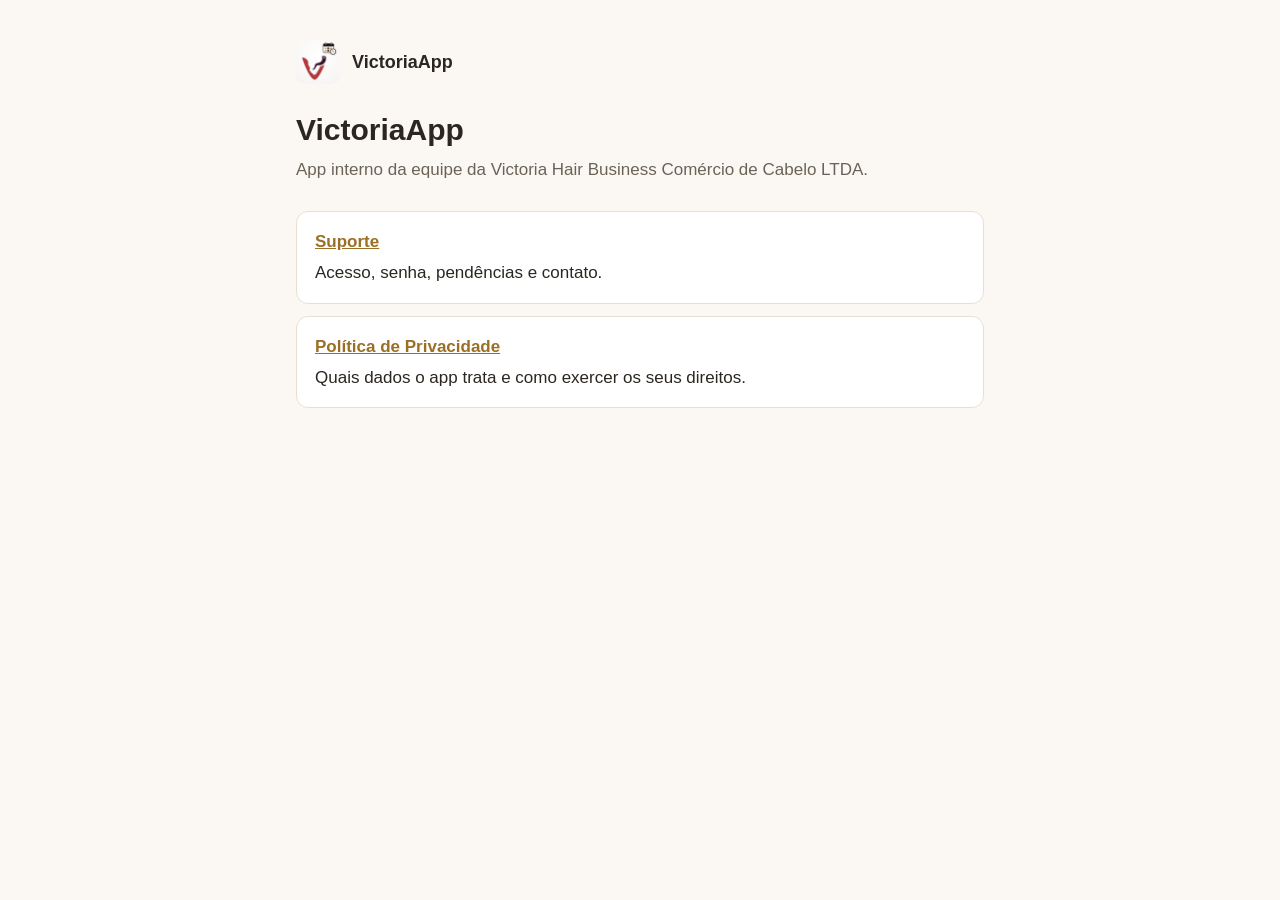
<file: index.html>
<!doctype html>
<html lang="pt-BR">
<head>
  <meta charset="utf-8">
  <meta name="viewport" content="width=device-width, initial-scale=1">
  <title>VictoriaApp</title>
  <link rel="icon" href="icon.png">
  <link rel="stylesheet" href="style.css">
</head>
<body>
<main>
  <header class="brand"><img src="icon.png" alt=""><span>VictoriaApp</span></header>
  <h1>VictoriaApp</h1>
  <p class="meta">App interno da equipe da Victoria Hair Business Comércio de Cabelo LTDA.</p>
  <div class="card"><h3><a href="suporte.html">Suporte</a></h3><p>Acesso, senha, pendências e contato.</p></div>
  <div class="card"><h3><a href="privacidade.html">Política de Privacidade</a></h3><p>Quais dados o app trata e como exercer os seus direitos.</p></div>
</main>
</body>
</html>
</file>
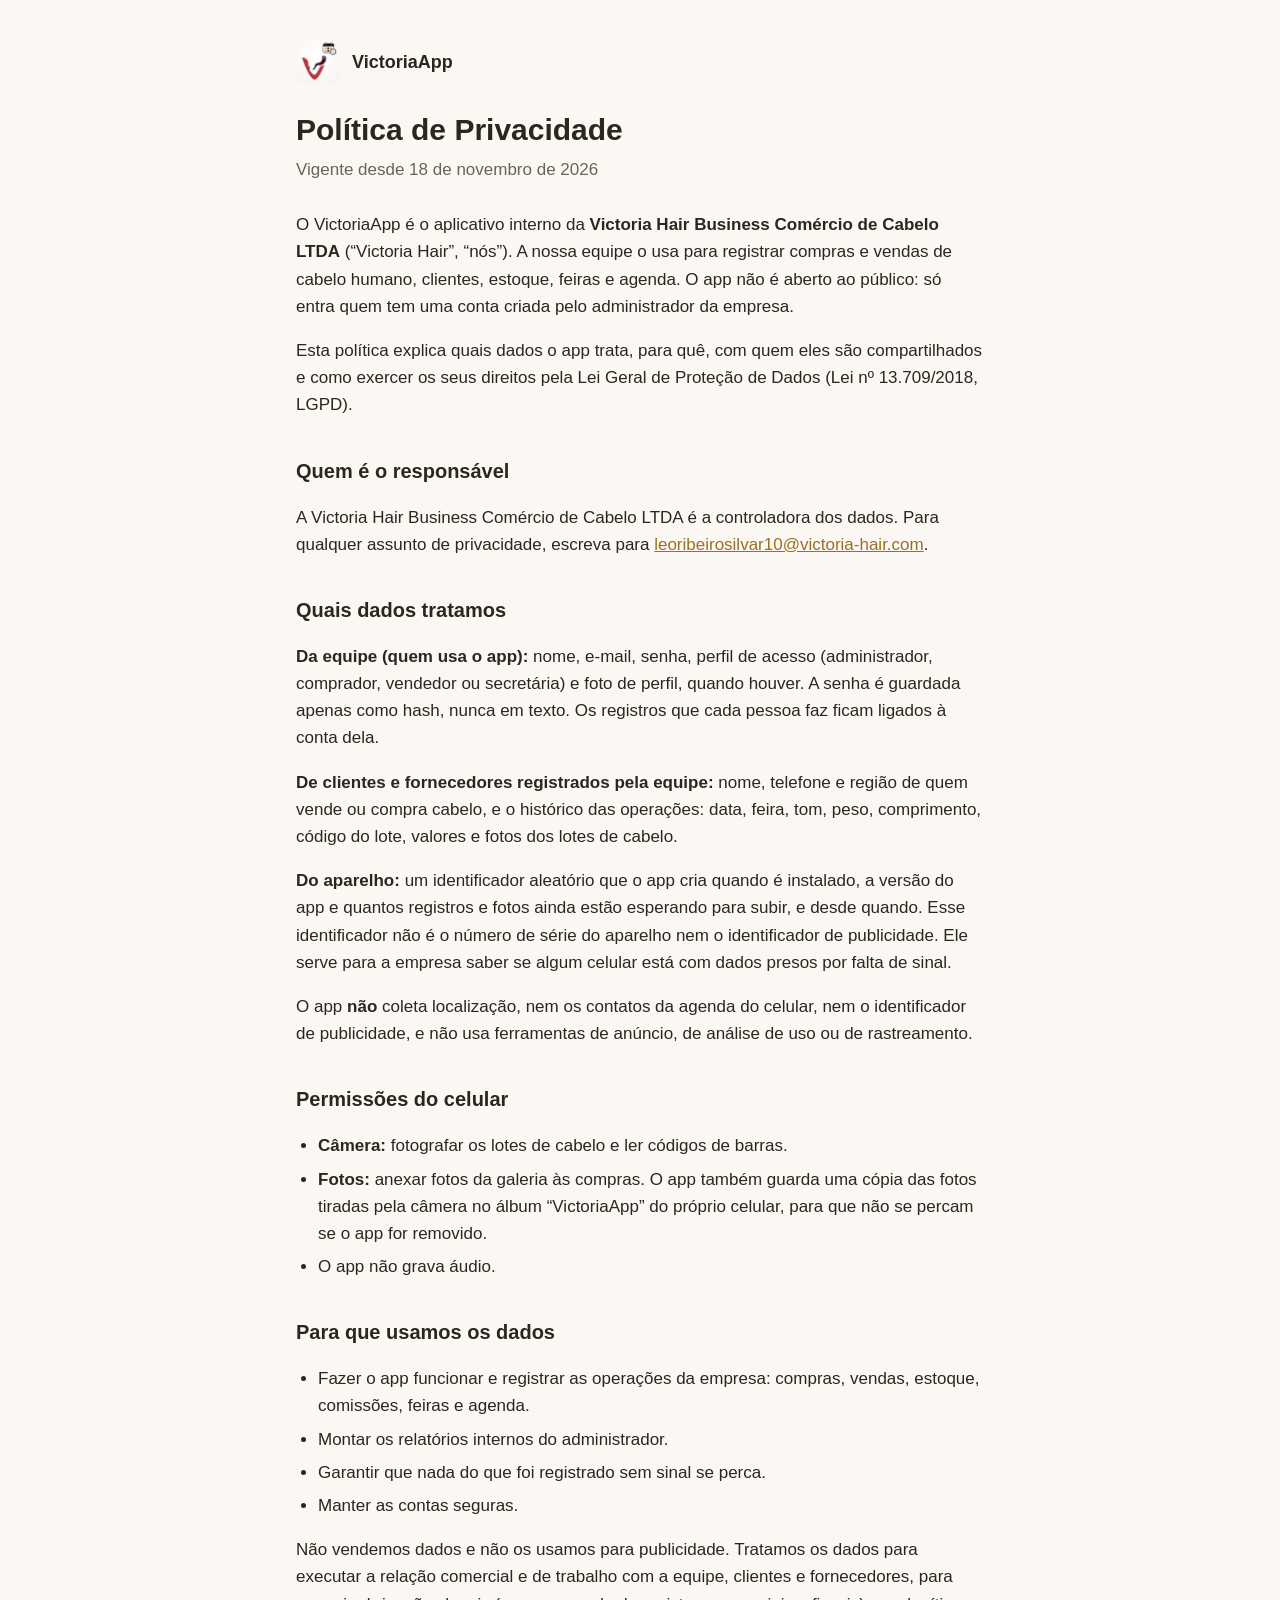
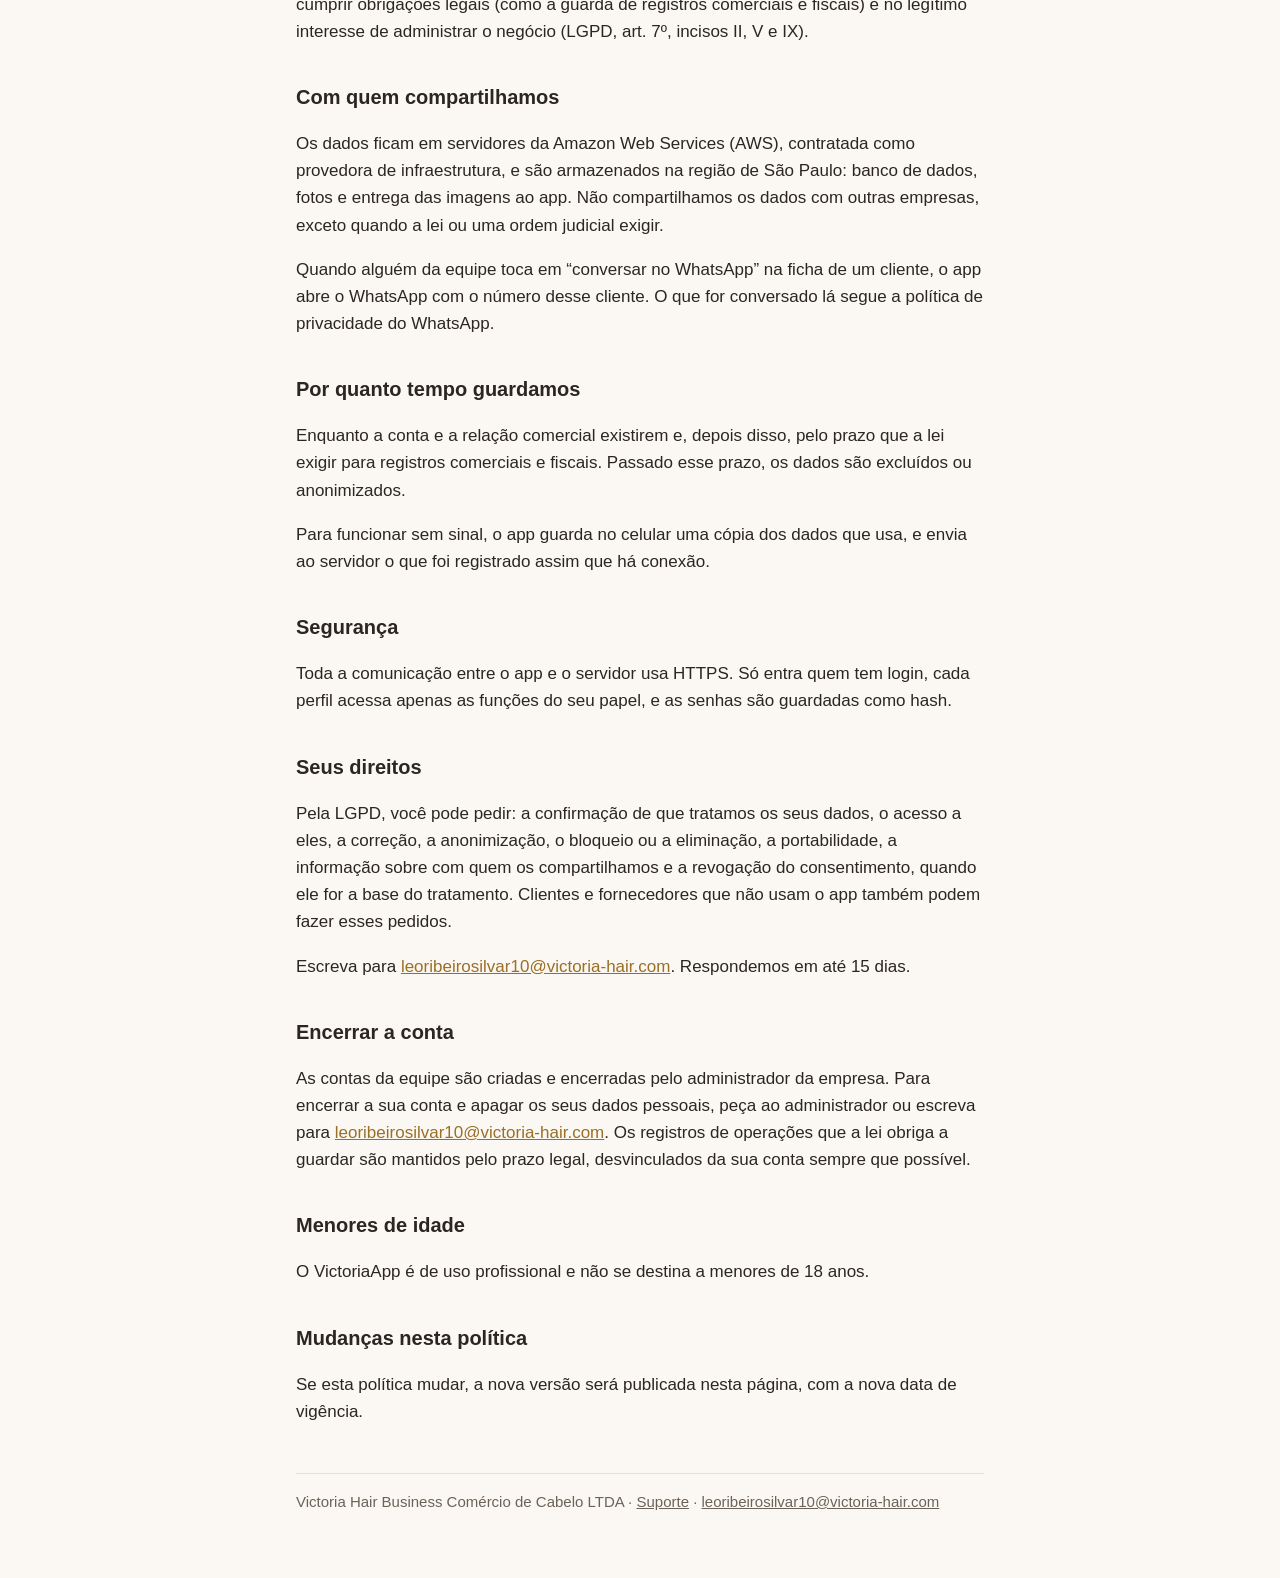
<file: privacidade.html>
<!doctype html>
<html lang="pt-BR">
<head>
  <meta charset="utf-8">
  <meta name="viewport" content="width=device-width, initial-scale=1">
  <title>Política de Privacidade — VictoriaApp</title>
  <link rel="icon" href="icon.png">
  <link rel="stylesheet" href="style.css">
</head>
<body>
<main>
  <header class="brand"><img src="icon.png" alt=""><span>VictoriaApp</span></header>

  <h1>Política de Privacidade</h1>
  <p class="meta">Vigente desde 18 de novembro de 2026</p>

  <p>O VictoriaApp é o aplicativo interno da <strong>Victoria Hair Business Comércio de Cabelo LTDA</strong> (“Victoria Hair”, “nós”). A nossa equipe o usa para registrar compras e vendas de cabelo humano, clientes, estoque, feiras e agenda. O app não é aberto ao público: só entra quem tem uma conta criada pelo administrador da empresa.</p>
  <p>Esta política explica quais dados o app trata, para quê, com quem eles são compartilhados e como exercer os seus direitos pela Lei Geral de Proteção de Dados (Lei nº 13.709/2018, LGPD).</p>

  <h2>Quem é o responsável</h2>
  <p>A Victoria Hair Business Comércio de Cabelo LTDA é a controladora dos dados. Para qualquer assunto de privacidade, escreva para <a href="mailto:leoribeirosilvar10@victoria-hair.com">leoribeirosilvar10@victoria-hair.com</a>.</p>

  <h2>Quais dados tratamos</h2>
  <p><strong>Da equipe (quem usa o app):</strong> nome, e-mail, senha, perfil de acesso (administrador, comprador, vendedor ou secretária) e foto de perfil, quando houver. A senha é guardada apenas como hash, nunca em texto. Os registros que cada pessoa faz ficam ligados à conta dela.</p>
  <p><strong>De clientes e fornecedores registrados pela equipe:</strong> nome, telefone e região de quem vende ou compra cabelo, e o histórico das operações: data, feira, tom, peso, comprimento, código do lote, valores e fotos dos lotes de cabelo.</p>
  <p><strong>Do aparelho:</strong> um identificador aleatório que o app cria quando é instalado, a versão do app e quantos registros e fotos ainda estão esperando para subir, e desde quando. Esse identificador não é o número de série do aparelho nem o identificador de publicidade. Ele serve para a empresa saber se algum celular está com dados presos por falta de sinal.</p>
  <p>O app <strong>não</strong> coleta localização, nem os contatos da agenda do celular, nem o identificador de publicidade, e não usa ferramentas de anúncio, de análise de uso ou de rastreamento.</p>

  <h2>Permissões do celular</h2>
  <ul>
    <li><strong>Câmera:</strong> fotografar os lotes de cabelo e ler códigos de barras.</li>
    <li><strong>Fotos:</strong> anexar fotos da galeria às compras. O app também guarda uma cópia das fotos tiradas pela câmera no álbum “VictoriaApp” do próprio celular, para que não se percam se o app for removido.</li>
    <li>O app não grava áudio.</li>
  </ul>

  <h2>Para que usamos os dados</h2>
  <ul>
    <li>Fazer o app funcionar e registrar as operações da empresa: compras, vendas, estoque, comissões, feiras e agenda.</li>
    <li>Montar os relatórios internos do administrador.</li>
    <li>Garantir que nada do que foi registrado sem sinal se perca.</li>
    <li>Manter as contas seguras.</li>
  </ul>
  <p>Não vendemos dados e não os usamos para publicidade. Tratamos os dados para executar a relação comercial e de trabalho com a equipe, clientes e fornecedores, para cumprir obrigações legais (como a guarda de registros comerciais e fiscais) e no legítimo interesse de administrar o negócio (LGPD, art. 7º, incisos II, V e IX).</p>

  <h2>Com quem compartilhamos</h2>
  <p>Os dados ficam em servidores da Amazon Web Services (AWS), contratada como provedora de infraestrutura, e são armazenados na região de São Paulo: banco de dados, fotos e entrega das imagens ao app. Não compartilhamos os dados com outras empresas, exceto quando a lei ou uma ordem judicial exigir.</p>
  <p>Quando alguém da equipe toca em “conversar no WhatsApp” na ficha de um cliente, o app abre o WhatsApp com o número desse cliente. O que for conversado lá segue a política de privacidade do WhatsApp.</p>

  <h2>Por quanto tempo guardamos</h2>
  <p>Enquanto a conta e a relação comercial existirem e, depois disso, pelo prazo que a lei exigir para registros comerciais e fiscais. Passado esse prazo, os dados são excluídos ou anonimizados.</p>
  <p>Para funcionar sem sinal, o app guarda no celular uma cópia dos dados que usa, e envia ao servidor o que foi registrado assim que há conexão.</p>

  <h2>Segurança</h2>
  <p>Toda a comunicação entre o app e o servidor usa HTTPS. Só entra quem tem login, cada perfil acessa apenas as funções do seu papel, e as senhas são guardadas como hash.</p>

  <h2>Seus direitos</h2>
  <p>Pela LGPD, você pode pedir: a confirmação de que tratamos os seus dados, o acesso a eles, a correção, a anonimização, o bloqueio ou a eliminação, a portabilidade, a informação sobre com quem os compartilhamos e a revogação do consentimento, quando ele for a base do tratamento. Clientes e fornecedores que não usam o app também podem fazer esses pedidos.</p>
  <p>Escreva para <a href="mailto:leoribeirosilvar10@victoria-hair.com">leoribeirosilvar10@victoria-hair.com</a>. Respondemos em até 15 dias.</p>

  <h2>Encerrar a conta</h2>
  <p>As contas da equipe são criadas e encerradas pelo administrador da empresa. Para encerrar a sua conta e apagar os seus dados pessoais, peça ao administrador ou escreva para <a href="mailto:leoribeirosilvar10@victoria-hair.com">leoribeirosilvar10@victoria-hair.com</a>. Os registros de operações que a lei obriga a guardar são mantidos pelo prazo legal, desvinculados da sua conta sempre que possível.</p>

  <h2>Menores de idade</h2>
  <p>O VictoriaApp é de uso profissional e não se destina a menores de 18 anos.</p>

  <h2>Mudanças nesta política</h2>
  <p>Se esta política mudar, a nova versão será publicada nesta página, com a nova data de vigência.</p>

  <footer>
    Victoria Hair Business Comércio de Cabelo LTDA · <a href="suporte.html">Suporte</a> · <a href="mailto:leoribeirosilvar10@victoria-hair.com">leoribeirosilvar10@victoria-hair.com</a>
  </footer>
</main>
</body>
</html>
</file>
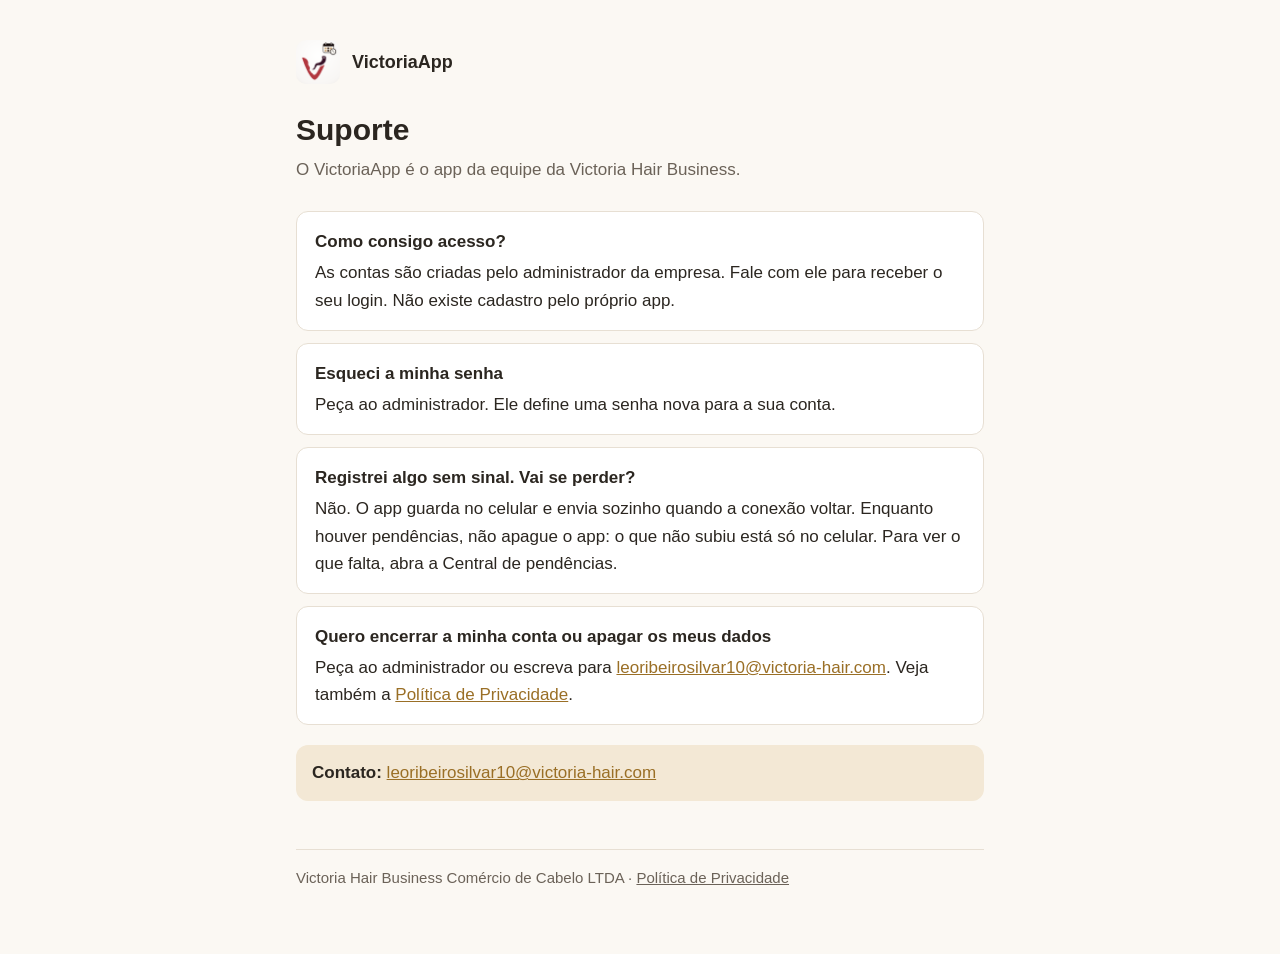
<file: suporte.html>
<!doctype html>
<html lang="pt-BR">
<head>
  <meta charset="utf-8">
  <meta name="viewport" content="width=device-width, initial-scale=1">
  <title>Suporte — VictoriaApp</title>
  <link rel="icon" href="icon.png">
  <link rel="stylesheet" href="style.css">
</head>
<body>
<main>
  <header class="brand"><img src="icon.png" alt=""><span>VictoriaApp</span></header>

  <h1>Suporte</h1>
  <p class="meta">O VictoriaApp é o app da equipe da Victoria Hair Business.</p>

  <div class="card">
    <h3>Como consigo acesso?</h3>
    <p>As contas são criadas pelo administrador da empresa. Fale com ele para receber o seu login. Não existe cadastro pelo próprio app.</p>
  </div>

  <div class="card">
    <h3>Esqueci a minha senha</h3>
    <p>Peça ao administrador. Ele define uma senha nova para a sua conta.</p>
  </div>

  <div class="card">
    <h3>Registrei algo sem sinal. Vai se perder?</h3>
    <p>Não. O app guarda no celular e envia sozinho quando a conexão voltar. Enquanto houver pendências, não apague o app: o que não subiu está só no celular. Para ver o que falta, abra a Central de pendências.</p>
  </div>

  <div class="card">
    <h3>Quero encerrar a minha conta ou apagar os meus dados</h3>
    <p>Peça ao administrador ou escreva para <a href="mailto:leoribeirosilvar10@victoria-hair.com">leoribeirosilvar10@victoria-hair.com</a>. Veja também a <a href="privacidade.html">Política de Privacidade</a>.</p>
  </div>

  <div class="note">
    <strong>Contato:</strong> <a href="mailto:leoribeirosilvar10@victoria-hair.com">leoribeirosilvar10@victoria-hair.com</a>
  </div>

  <footer>
    Victoria Hair Business Comércio de Cabelo LTDA · <a href="privacidade.html">Política de Privacidade</a>
  </footer>
</main>
</body>
</html>
</file>
<file: style.css>
:root {
  --bg: #fbf8f3;
  --surface: #ffffff;
  --text: #2b2620;
  --muted: #6b6258;
  --line: #e7dfd3;
  --accent: #9a6f26;
  --accent-soft: #f3e8d5;
}
@media (prefers-color-scheme: dark) {
  :root:not([data-theme="light"]) {
    --bg: #171411;
    --surface: #201c18;
    --text: #efe9e1;
    --muted: #a99f93;
    --line: #3a332c;
    --accent: #d9ab5c;
    --accent-soft: #2e261c;
  }
}
:root[data-theme="dark"] {
  --bg: #171411;
  --surface: #201c18;
  --text: #efe9e1;
  --muted: #a99f93;
  --line: #3a332c;
  --accent: #d9ab5c;
  --accent-soft: #2e261c;
}

* { box-sizing: border-box; }
html { -webkit-text-size-adjust: 100%; }
body {
  margin: 0;
  background: var(--bg);
  color: var(--text);
  font: 17px/1.6 -apple-system, BlinkMacSystemFont, "Segoe UI", Roboto, Helvetica, Arial, sans-serif;
}
main {
  max-width: 720px;
  margin: 0 auto;
  padding: 40px 16px 64px;
}
header.brand {
  display: flex;
  align-items: center;
  gap: 12px;
  margin-bottom: 28px;
}
header.brand img {
  width: 44px;
  height: 44px;
  border-radius: 10px;
}
header.brand span {
  font-weight: 600;
  font-size: 18px;
}
h1 {
  font-size: 30px;
  line-height: 1.2;
  margin: 0 0 8px;
}
h2 {
  font-size: 20px;
  margin: 36px 0 8px;
}
p, li { color: var(--text); }
.meta { color: var(--muted); margin: 0 0 28px; }
ul { padding-left: 22px; }
li { margin: 6px 0; }
a { color: var(--accent); }
.card {
  background: var(--surface);
  border: 1px solid var(--line);
  border-radius: 12px;
  padding: 16px 18px;
  margin: 12px 0;
}
.card h3 { margin: 0 0 4px; font-size: 17px; }
.card p { margin: 0; }
.note {
  background: var(--accent-soft);
  border-radius: 12px;
  padding: 14px 16px;
  margin: 20px 0;
}
footer {
  margin-top: 48px;
  padding-top: 16px;
  border-top: 1px solid var(--line);
  color: var(--muted);
  font-size: 15px;
}
footer a { color: var(--muted); }
</file>
